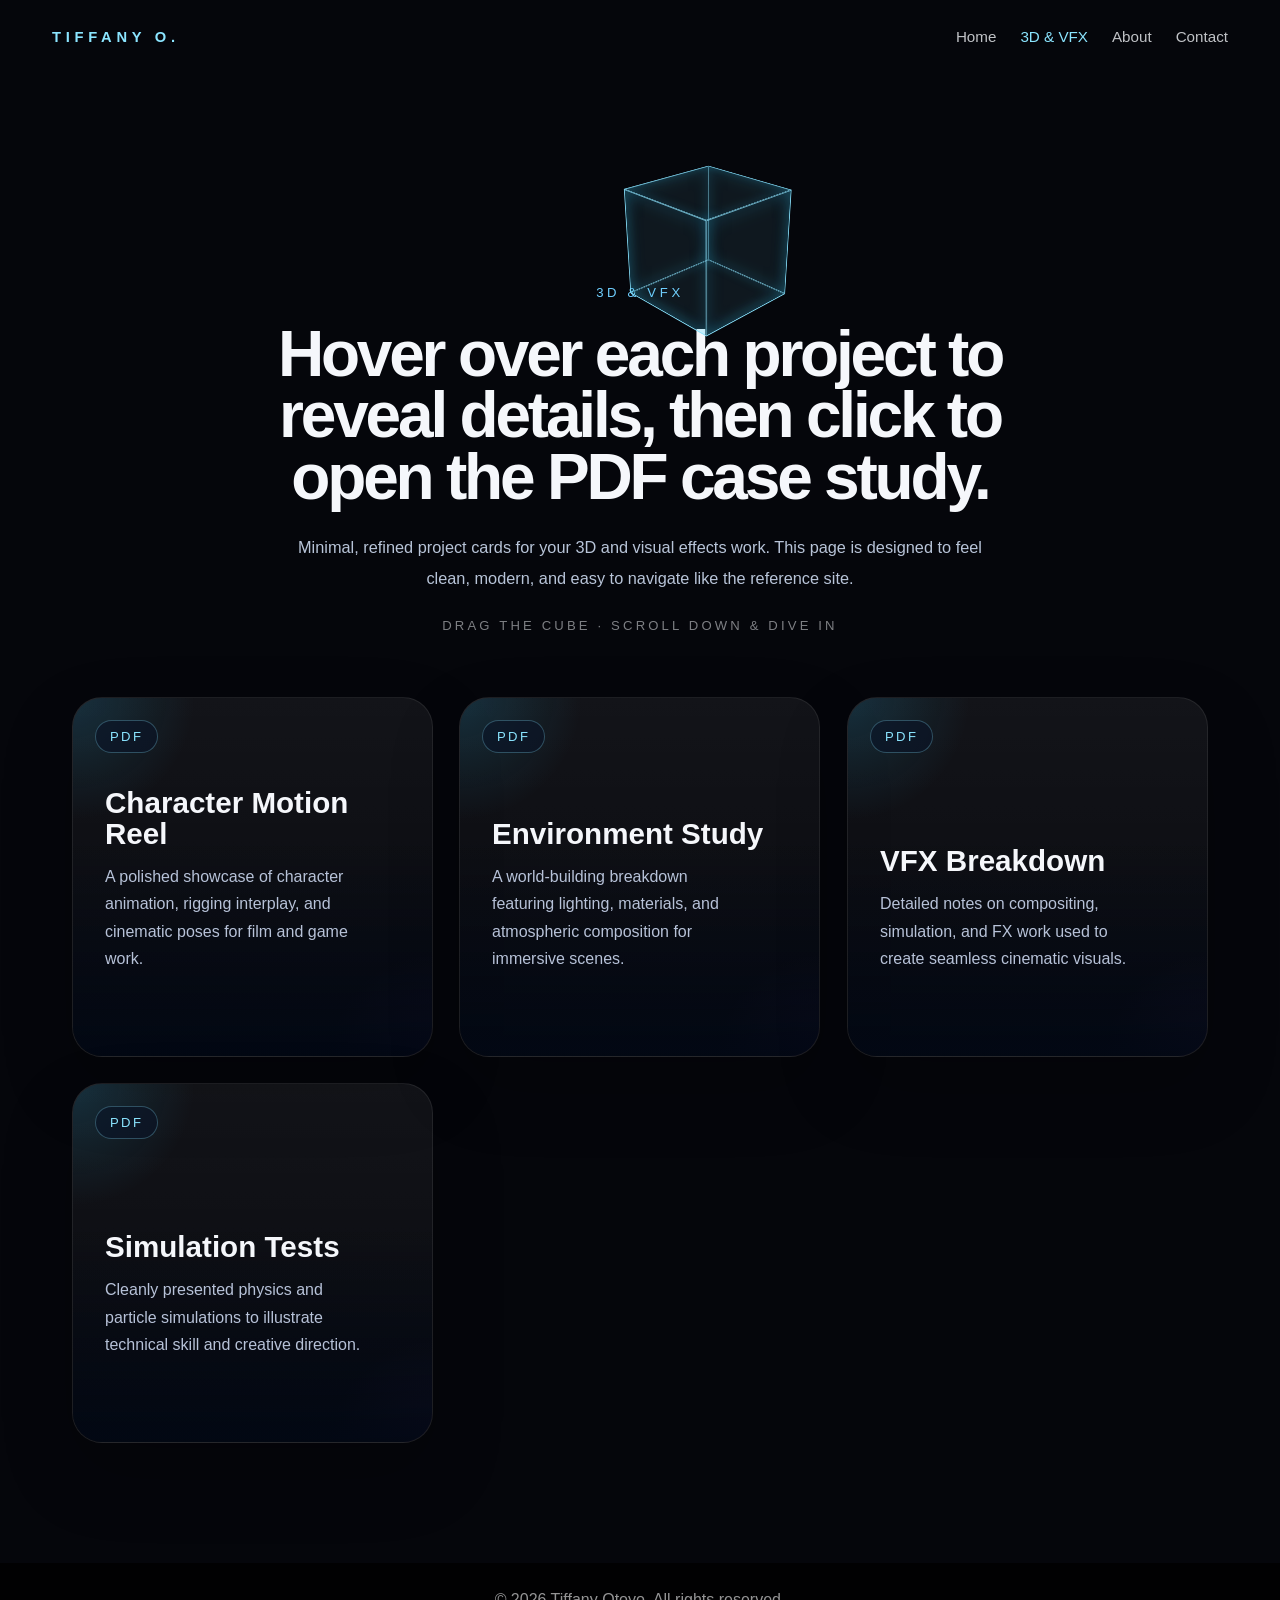
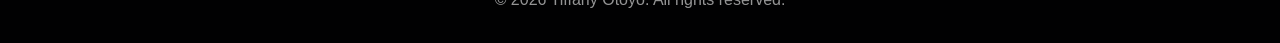
<file: 3DandVFX.html>
<!DOCTYPE html>
<html lang="en">
<head>
    <meta charset="UTF-8">
    <meta name="viewport" content="width=device-width, initial-scale=1.0">
    <title>3D & VFX Projects</title>
    <link rel="stylesheet" href="styles.css">
    <style>
      body {
        background: #05060b;
        color: #f5f7fb;
      }

      .page-header {
        max-width: 1240px;
        margin: 0 auto;
        padding: 28px 32px 0;
        display: flex;
        align-items: center;
        justify-content: space-between;
        gap: 24px;
      }

      .brand-link {
        color: #8be5ff;
        text-decoration: none;
        text-transform: uppercase;
        letter-spacing: 0.32em;
        font-size: 0.92rem;
        font-weight: 700;
      }

      .page-nav {
        display: flex;
        align-items: center;
        gap: 24px;
        flex-wrap: wrap;
      }

      .page-nav a {
        color: rgba(245,247,251,0.78);
        text-decoration: none;
        font-size: 0.95rem;
        transition: color 0.2s ease, opacity 0.2s ease;
      }

      .page-nav a:hover,
      .page-nav a.active {
        color: #8be5ff;
        opacity: 1;
      }

      .main-panel {
        max-width: 1200px;
        margin: 0 auto;
        padding: 60px 32px 120px;
      }

      .hero-panel {
        display: grid;
        gap: 24px;
        margin-bottom: 64px;
        text-align: center;
      }

      .eyebrow-label {
        color: #6fcfff;
        letter-spacing: 0.28em;
        text-transform: uppercase;
        font-size: 0.82rem;
      }

      .hero-panel h1 {
        font-size: clamp(3rem, 5vw, 5.2rem);
        line-height: 0.96;
        letter-spacing: -0.05em;
        margin: 0;
        max-width: 870px;
        margin-left: auto;
        margin-right: auto;
      }

      .hero-panel p {
        max-width: 720px;
        margin: 0 auto;
        color: #b8c4d8;
        font-size: 1.02rem;
        line-height: 1.9;
      }

      .project-grid {
        display: grid;
        grid-template-columns: repeat(auto-fit, minmax(280px, 1fr));
        gap: 26px;
      }

      .project-card {
        position: relative;
        overflow: hidden;
        min-height: 360px;
        border-radius: 30px;
        border: 1px solid rgba(255,255,255,0.08);
        background: linear-gradient(180deg, rgba(255,255,255,0.06) 0%, rgba(255,255,255,0.02) 100%);
        box-shadow: 0 30px 70px rgba(0, 0, 0, 0.22);
        transition: transform 0.35s ease, border-color 0.35s ease, box-shadow 0.35s ease;
        cursor: pointer;
      }

      .project-card:hover {
        transform: translateY(-12px);
        border-color: rgba(138,229,255,0.45);
        box-shadow: 0 42px 92px rgba(0, 0, 0, 0.3);
      }

      .project-card::before {
        content: '';
        position: absolute;
        inset: 0;
        background: radial-gradient(circle at top left, rgba(44, 197, 255, 0.16), transparent 24%),
                    radial-gradient(circle at bottom right, rgba(164, 95, 255, 0.12), transparent 20%);
        pointer-events: none;
      }

      .project-card::after {
        content: '';
        position: absolute;
        inset: 0;
        background: linear-gradient(180deg, transparent 38%, rgba(2,8,20,0.92) 100%);
        pointer-events: none;
      }

      .card-tag {
        position: absolute;
        top: 22px;
        left: 22px;
        z-index: 2;
        display: inline-flex;
        align-items: center;
        padding: 8px 14px;
        border-radius: 999px;
        border: 1px solid rgba(138,229,255,0.28);
        background: rgba(12,22,39,0.72);
        color: #8be5ff;
        font-size: 0.82rem;
        letter-spacing: 0.18em;
        text-transform: uppercase;
      }

      .card-content {
        position: absolute;
        inset: 0;
        display: flex;
        flex-direction: column;
        justify-content: flex-end;
        padding: 72px 32px 32px;
        z-index: 1;
      }

      .card-action {
        display: inline-flex;
        align-items: center;
        justify-content: center;
        margin-top: 16px;
        padding: 10px 16px;
        border-radius: 999px;
        background: rgba(139,229,255,0.14);
        color: #8be5ff;
        font-size: 0.91rem;
        letter-spacing: 0.08em;
        text-transform: uppercase;
        opacity: 0;
        transform: translateY(8px);
        transition: opacity 0.3s ease, transform 0.3s ease;
        width: fit-content;
      }

      .project-card:hover .card-action {
        opacity: 1;
        transform: translateY(0);
      }

      .card-title {
        margin: 0;
        font-size: 1.85rem;
        line-height: 1.05;
      }

      .card-description {
        margin: 14px 0 0;
        color: #b7c2d8;
        font-size: 1rem;
        line-height: 1.7;
        max-width: 88%;
      }

      .card-link {
        position: absolute;
        inset: 0;
        z-index: 3;
      }

      footer {
        text-align: center;
        padding: 28px 32px 34px;
        color: rgba(255,255,255,0.58);
      }

      @media (max-width: 860px) {
        .page-header {
          flex-direction: column;
          align-items: flex-start;
          padding-top: 20px;
        }

        .page-nav {
          gap: 18px;
          margin-top: 18px;
        }
      }

      @media (max-width: 560px) {
        .main-panel {
          padding: 40px 20px 80px;
        }

        .hero-panel h1 {
          font-size: 2.8rem;
        }

        .card-content {
          padding: 68px 24px 24px;
        }
      }

      /* ---------- Interactive 3D touches ---------- */
      .cursor-glow {
        position: fixed;
        top: 0; left: 0;
        width: 520px; height: 520px;
        margin: -260px 0 0 -260px;
        border-radius: 50%;
        background: radial-gradient(circle, rgba(44,197,255,0.16), rgba(164,95,255,0.08) 45%, transparent 70%);
        pointer-events: none;
        z-index: 0;
        opacity: 0;
        transition: opacity 0.4s ease;
      }
      .cursor-glow.on { opacity: 1; }
      .page-header, .main-panel, footer { position: relative; z-index: 1; }

      /* Draggable wireframe cube.
         .cube-slot holds its place in the hero; .cube-scene is fixed and
         glides between the slot and a small dock in the corner as you scroll. */
      .cube-slot {
        width: 120px; height: 120px;
        margin: 0 auto 36px;
      }
      .cube-scene {
        position: fixed;
        top: 0; left: 0;
        width: 120px; height: 120px;
        perspective: 600px;
        z-index: 5;
        cursor: grab;
        touch-action: none;
        user-select: none;
        -webkit-user-select: none;
        transform-origin: 0 0;
        will-change: transform;
      }
      .cube-scene.dragging { cursor: grabbing; }
      .cube-scene:focus-visible { outline: 2px solid #8be5ff; outline-offset: 8px; border-radius: 12px; }
      .cube {
        position: relative;
        width: 100%; height: 100%;
        transform-style: preserve-3d;
      }
      .cube span {
        position: absolute;
        inset: 0;
        border: 1.5px solid rgba(139,229,255,0.75);
        background: rgba(139,229,255,0.04);
        box-shadow: 0 0 22px rgba(44,197,255,0.18) inset;
      }
      .cube span:nth-child(1) { transform: rotateY(0deg)   translateZ(60px); }
      .cube span:nth-child(2) { transform: rotateY(90deg)  translateZ(60px); }
      .cube span:nth-child(3) { transform: rotateY(180deg) translateZ(60px); }
      .cube span:nth-child(4) { transform: rotateY(270deg) translateZ(60px); }
      .cube span:nth-child(5) { transform: rotateX(90deg)  translateZ(60px); }
      .cube span:nth-child(6) { transform: rotateX(-90deg) translateZ(60px); }

      .scroll-hint {
        color: rgba(245,247,251,0.5);
        font-size: 0.82rem;
        letter-spacing: 0.24em;
        text-transform: uppercase;
        animation: hint-bob 2.2s ease-in-out infinite;
      }
      @keyframes hint-bob {
        0%, 100% { transform: translateY(0); }
        50% { transform: translateY(6px); }
      }

      /* Cards tilt in 3D toward the pointer (set by script) */
      .project-grid { perspective: 1200px; }
      .project-card {
        transform-style: preserve-3d;
        will-change: transform;
      }
      .project-card.tilting { transition: border-color 0.35s ease, box-shadow 0.35s ease; }
      .project-card .shine {
        position: absolute;
        inset: 0;
        z-index: 2;
        pointer-events: none;
        background: radial-gradient(circle at var(--mx, 50%) var(--my, 50%), rgba(255,255,255,0.14), transparent 45%);
        opacity: 0;
        transition: opacity 0.3s ease;
      }
      .project-card:hover .shine { opacity: 1; }

      /* Reveal as you scroll */
      .reveal {
        opacity: 0;
        transform: translateY(40px);
        transition: opacity 0.7s ease, transform 0.7s ease;
      }
      .reveal.in { opacity: 1; transform: none; }

      @media (prefers-reduced-motion: reduce) {
        .scroll-hint { animation: none; }
        .reveal { opacity: 1; transform: none; transition: none; }
      }
    </style>
</head>
<body>
    <div class="cursor-glow" id="cursor-glow" aria-hidden="true"></div>
    <div class="cube-scene" id="cube-scene" role="img" aria-label="Interactive 3D cube. Drag to spin it.">
        <div class="cube" id="cube"><span></span><span></span><span></span><span></span><span></span><span></span></div>
    </div>
    <header class="page-header">
        <a class="brand-link" href="index.html">Tiffany O.</a>
        <nav class="page-nav">
            <a href="index.html">Home</a>
            <a href="3DandVFX.html" class="active" aria-current="page">3D &amp; VFX</a>
            <a href="about.html">About</a>
            <a href="contact.html">Contact</a>
        </nav>
    </header>

    <main class="main-panel">
        <section class="hero-panel">
            <div class="cube-slot" id="cube-slot"></div>
            <span class="eyebrow-label">3D & VFX</span>
            <h1>Hover over each project to reveal details, then click to open the PDF case study.</h1>
            <p>Minimal, refined project cards for your 3D and visual effects work. This page is designed to feel clean, modern, and easy to navigate like the reference site.</p>
            <span class="scroll-hint">Drag the cube &middot; Scroll down &amp; dive in</span>
        </section>

        <section class="project-grid">
            <article class="project-card reveal">
                <span class="shine" aria-hidden="true"></span>
                <a class="card-link" href="Files/character-motion-reel.pdf" target="_blank" rel="noopener noreferrer"></a>
                <span class="card-tag">PDF</span>
                <div class="card-content">
                    <h2 class="card-title">Character Motion Reel</h2>
                    <p class="card-description">A polished showcase of character animation, rigging interplay, and cinematic poses for film and game work.</p>
                    <span class="card-action">View PDF</span>
                </div>
            </article>

            <article class="project-card reveal">
                <span class="shine" aria-hidden="true"></span>
                <a class="card-link" href="Files/environment-study.pdf" target="_blank" rel="noopener noreferrer"></a>
                <span class="card-tag">PDF</span>
                <div class="card-content">
                    <h2 class="card-title">Environment Study</h2>
                    <p class="card-description">A world-building breakdown featuring lighting, materials, and atmospheric composition for immersive scenes.</p>
                    <span class="card-action">View PDF</span>
                </div>
            </article>

            <article class="project-card reveal">
                <span class="shine" aria-hidden="true"></span>
                <a class="card-link" href="Files/vfx-breakdown.pdf" target="_blank" rel="noopener noreferrer"></a>
                <span class="card-tag">PDF</span>
                <div class="card-content">
                    <h2 class="card-title">VFX Breakdown</h2>
                    <p class="card-description">Detailed notes on compositing, simulation, and FX work used to create seamless cinematic visuals.</p>
                    <span class="card-action">View PDF</span>
                </div>
            </article>

            <article class="project-card reveal">
                <span class="shine" aria-hidden="true"></span>
                <a class="card-link" href="Files/simulation-tests.pdf" target="_blank" rel="noopener noreferrer"></a>
                <span class="card-tag">PDF</span>
                <div class="card-content">
                    <h2 class="card-title">Simulation Tests</h2>
                    <p class="card-description">Cleanly presented physics and particle simulations to illustrate technical skill and creative direction.</p>
                    <span class="card-action">View PDF</span>
                </div>
            </article>
        </section>
    </main>

    <footer>
        <p>&copy; 2026 Tiffany Otoyo. All rights reserved.</p>
    </footer>

    <script>

      // ---------- Draggable cube that follows you down the page ----------
      (function () {
        const scene = document.getElementById("cube-scene");
        const cube = document.getElementById("cube");
        const slot = document.getElementById("cube-slot");
        if (!scene || !cube || !slot) return;
        const reduce = window.matchMedia("(prefers-reduced-motion: reduce)").matches;

        let rx = -24, ry = 30;        // current rotation (degrees)
        let vx = 0, vy = 0;           // spin speed from dragging (inertia)
        let dragging = false, lastX = 0, lastY = 0;
        let lastScroll = window.scrollY;
        const idleSpin = reduce ? 0 : 0.25; // slow spin when left alone

        // Position: sits in the hero, then docks in the bottom-right corner
        let px = 0, py = 0, ps = 1, ready = false;
        const DOCK_SCALE = 0.55;
        const targetPos = () => {
          const r = slot.getBoundingClientRect();
          const docked = r.top < 70 || r.bottom < 0;
          if (docked) {
            const size = 120 * DOCK_SCALE;
            return { x: window.innerWidth - size - 18, y: window.innerHeight - size - 18, s: DOCK_SCALE };
          }
          return { x: r.left, y: r.top, s: 1 };
        };

        scene.addEventListener("pointerdown", (e) => {
          dragging = true;
          lastX = e.clientX; lastY = e.clientY;
          vx = vy = 0;
          scene.classList.add("dragging");
          scene.setPointerCapture(e.pointerId);
          e.preventDefault();
        });
        scene.addEventListener("pointermove", (e) => {
          if (!dragging) return;
          const dx = e.clientX - lastX, dy = e.clientY - lastY;
          lastX = e.clientX; lastY = e.clientY;
          ry += dx * 0.6;
          rx -= dy * 0.6;
          vy = dx * 0.6; vx = -dy * 0.6;
        });
        const stop = () => { dragging = false; scene.classList.remove("dragging"); };
        scene.addEventListener("pointerup", stop);
        scene.addEventListener("pointercancel", stop);

        // Keyboard: arrow keys turn the cube
        scene.tabIndex = 0;
        scene.addEventListener("keydown", (e) => {
          const step = 18;
          if (e.key === "ArrowLeft")  { ry -= step; e.preventDefault(); }
          if (e.key === "ArrowRight") { ry += step; e.preventDefault(); }
          if (e.key === "ArrowUp")    { rx += step; e.preventDefault(); }
          if (e.key === "ArrowDown")  { rx -= step; e.preventDefault(); }
        });

        const frame = () => {
          if (!dragging) {
            // let a flick coast to a stop, then drift back to the slow idle spin
            ry += vy; rx += vx;
            vy *= 0.94; vx *= 0.94;
            if (Math.abs(vy) < 0.02) vy = 0;
            if (Math.abs(vx) < 0.02) vx = 0;
            if (!vy && !vx) ry += idleSpin;
          }
          // scrolling also turns the cube
          if (!reduce) {
            const d = window.scrollY - lastScroll;
            ry += d * 0.35;
          }
          lastScroll = window.scrollY;

          cube.style.transform = "rotateX(" + rx.toFixed(2) + "deg) rotateY(" + ry.toFixed(2) + "deg)";

          const t = targetPos();
          if (!ready) { px = t.x; py = t.y; ps = t.s; ready = true; }
          else if (reduce) { px = t.x; py = t.y; ps = t.s; }
          else { px += (t.x - px) * 0.14; py += (t.y - py) * 0.14; ps += (t.s - ps) * 0.14; }
          scene.style.transform = "translate(" + px.toFixed(1) + "px," + py.toFixed(1) + "px) scale(" + ps.toFixed(3) + ")";
          requestAnimationFrame(frame);
        };
        requestAnimationFrame(frame);
      })();

      (function () {
        const finePointer = window.matchMedia("(hover: hover) and (pointer: fine)").matches;
        const reduce = window.matchMedia("(prefers-reduced-motion: reduce)").matches;

        // Soft light that follows the cursor
        const glow = document.getElementById("cursor-glow");
        if (finePointer && !reduce && glow) {
          window.addEventListener("pointermove", (e) => {
            glow.style.transform = "translate(" + e.clientX + "px," + e.clientY + "px)";
            glow.classList.add("on");
          }, { passive: true });
          document.addEventListener("pointerleave", () => glow.classList.remove("on"));
        }

        // Cards tilt toward the pointer
        if (finePointer && !reduce) {
          document.querySelectorAll(".project-card").forEach((card) => {
            card.addEventListener("pointermove", (e) => {
              const r = card.getBoundingClientRect();
              const x = (e.clientX - r.left) / r.width;
              const y = (e.clientY - r.top) / r.height;
              card.classList.add("tilting");
              card.style.transform =
                "translateY(-12px) rotateX(" + ((0.5 - y) * 10).toFixed(2) + "deg) rotateY(" + ((x - 0.5) * 12).toFixed(2) + "deg)";
              card.style.setProperty("--mx", (x * 100) + "%");
              card.style.setProperty("--my", (y * 100) + "%");
            });
            card.addEventListener("pointerleave", () => {
              card.classList.remove("tilting");
              card.style.transform = "";
            });
          });
        }

        // Cards fade up as they scroll into view
        const cards = document.querySelectorAll(".reveal");
        if ("IntersectionObserver" in window && !reduce) {
          const io = new IntersectionObserver((entries) => {
            entries.forEach((en, i) => {
              if (en.isIntersecting) {
                en.target.style.transitionDelay = (i * 90) + "ms";
                en.target.classList.add("in");
                io.unobserve(en.target);
              }
            });
          }, { threshold: 0.15 });
          cards.forEach((c) => io.observe(c));
        } else {
          cards.forEach((c) => c.classList.add("in"));
        }
      })();
    </script>
</body>
</html>
</file>
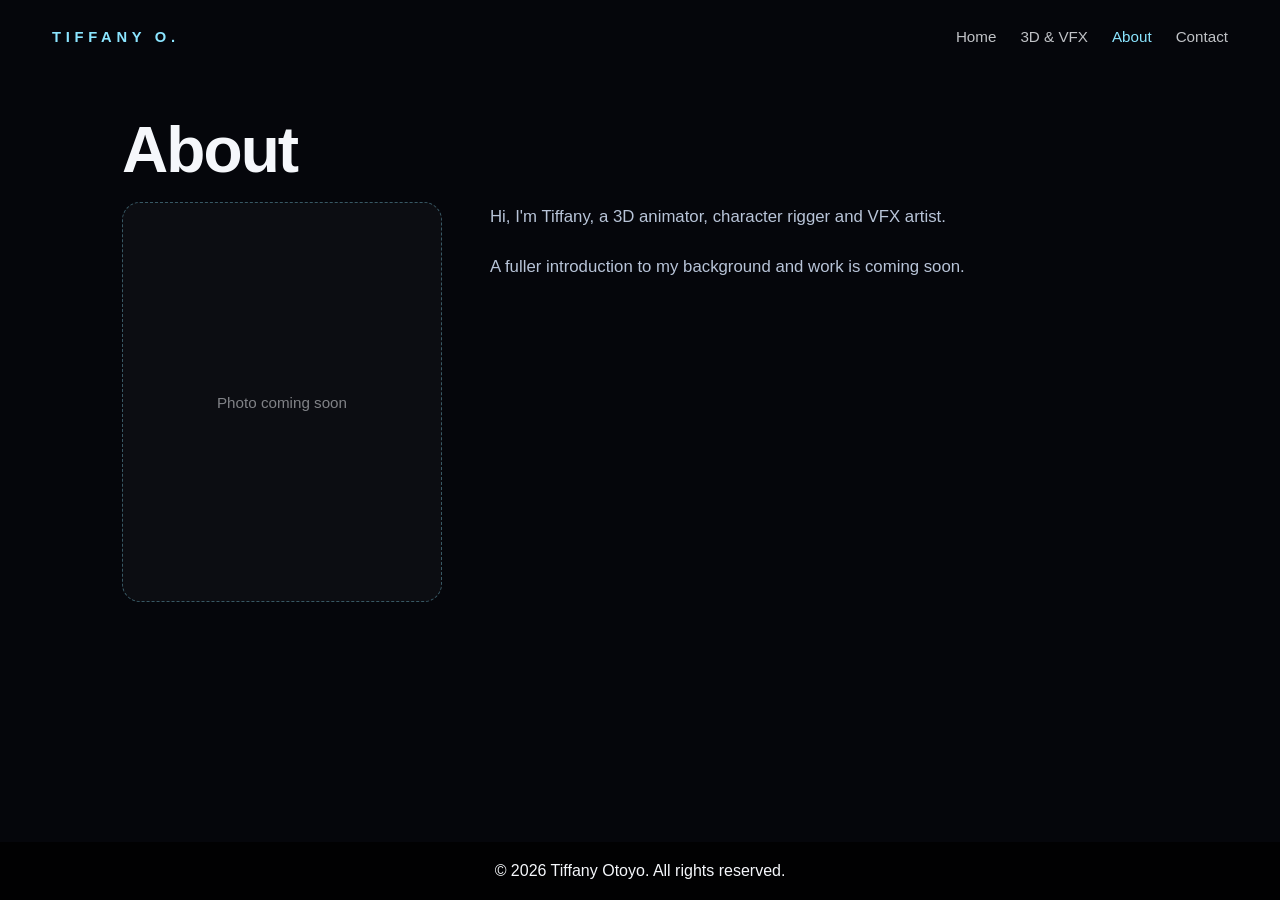
<file: about.html>
<!DOCTYPE html>
<html lang="en">
<head>
  <meta charset="UTF-8" />
  <meta name="viewport" content="width=device-width, initial-scale=1.0" />
  <title>About | Tiffany Otoyo</title>
  <link rel="stylesheet" href="styles.css" />
</head>
<body class="sub-page">
  <header class="page-header">
    <a class="brand-link" href="index.html">Tiffany O.</a>
    <nav class="page-nav" aria-label="Main">
      <a href="index.html">Home</a>
      <a href="3DandVFX.html">3D &amp; VFX</a>
      <a href="about.html" class="active" aria-current="page">About</a>
      <a href="contact.html">Contact</a>
    </nav>
  </header>

  <main class="sub-main">
    <h1>About</h1>
    <div class="about-layout">
      <!-- Replace the text below with your photo, for example:
           <div class="tile"><img src="Logos/me.png" alt="Tiffany Otoyo"></div> -->
      <div class="tile">Photo coming soon</div>
      <div>
        <!-- Replace these paragraphs with your own introduction. -->
        <p class="sub-lead">Hi, I'm Tiffany, a 3D animator, character rigger and VFX artist.</p>
        <p class="sub-lead">A fuller introduction to my background and work is coming soon.</p>
      </div>
    </div>
  </main>

  <footer>
    <p>&copy; 2026 Tiffany Otoyo. All rights reserved.</p>
  </footer>
</body>
</html>
</file>
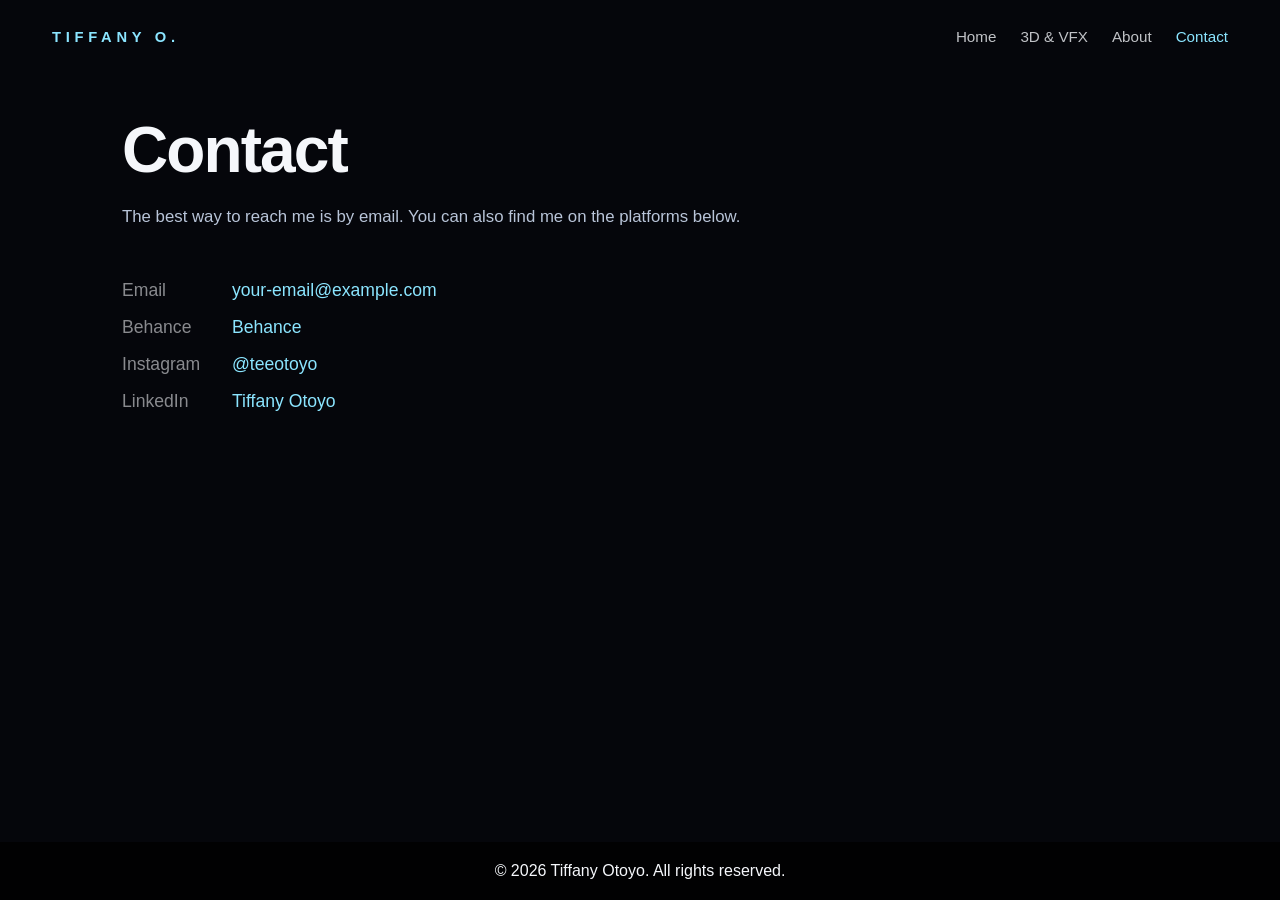
<file: contact.html>
<!DOCTYPE html>
<html lang="en">
<head>
  <meta charset="UTF-8" />
  <meta name="viewport" content="width=device-width, initial-scale=1.0" />
  <title>Contact | Tiffany Otoyo</title>
  <link rel="stylesheet" href="styles.css" />
</head>
<body class="sub-page">
  <header class="page-header">
    <a class="brand-link" href="index.html">Tiffany O.</a>
    <nav class="page-nav" aria-label="Main">
      <a href="index.html">Home</a>
      <a href="3DandVFX.html">3D &amp; VFX</a>
      <a href="about.html">About</a>
      <a href="contact.html" class="active" aria-current="page">Contact</a>
    </nav>
  </header>

  <main class="sub-main">
    <h1>Contact</h1>
    <p class="sub-lead">The best way to reach me is by email. You can also find me on the platforms below.</p>
    <ul class="contact-list">
      <!-- Replace your-email@example.com with your real email address (in both places). -->
      <li><span>Email</span><a href="mailto:your-email@example.com">your-email@example.com</a></li>
      <li><span>Behance</span><a href="https://www.behance.net/gallery/197468023/MarginaliaAlice" target="_blank" rel="noopener noreferrer">Behance</a></li>
      <li><span>Instagram</span><a href="https://www.instagram.com/teeotoyo" target="_blank" rel="noopener noreferrer">@teeotoyo</a></li>
      <li><span>LinkedIn</span><a href="https://www.linkedin.com/in/tiffany-otoyo-21a8a9214/" target="_blank" rel="noopener noreferrer">Tiffany Otoyo</a></li>
    </ul>
  </main>

  <footer>
    <p>&copy; 2026 Tiffany Otoyo. All rights reserved.</p>
  </footer>
</body>
</html>
</file>
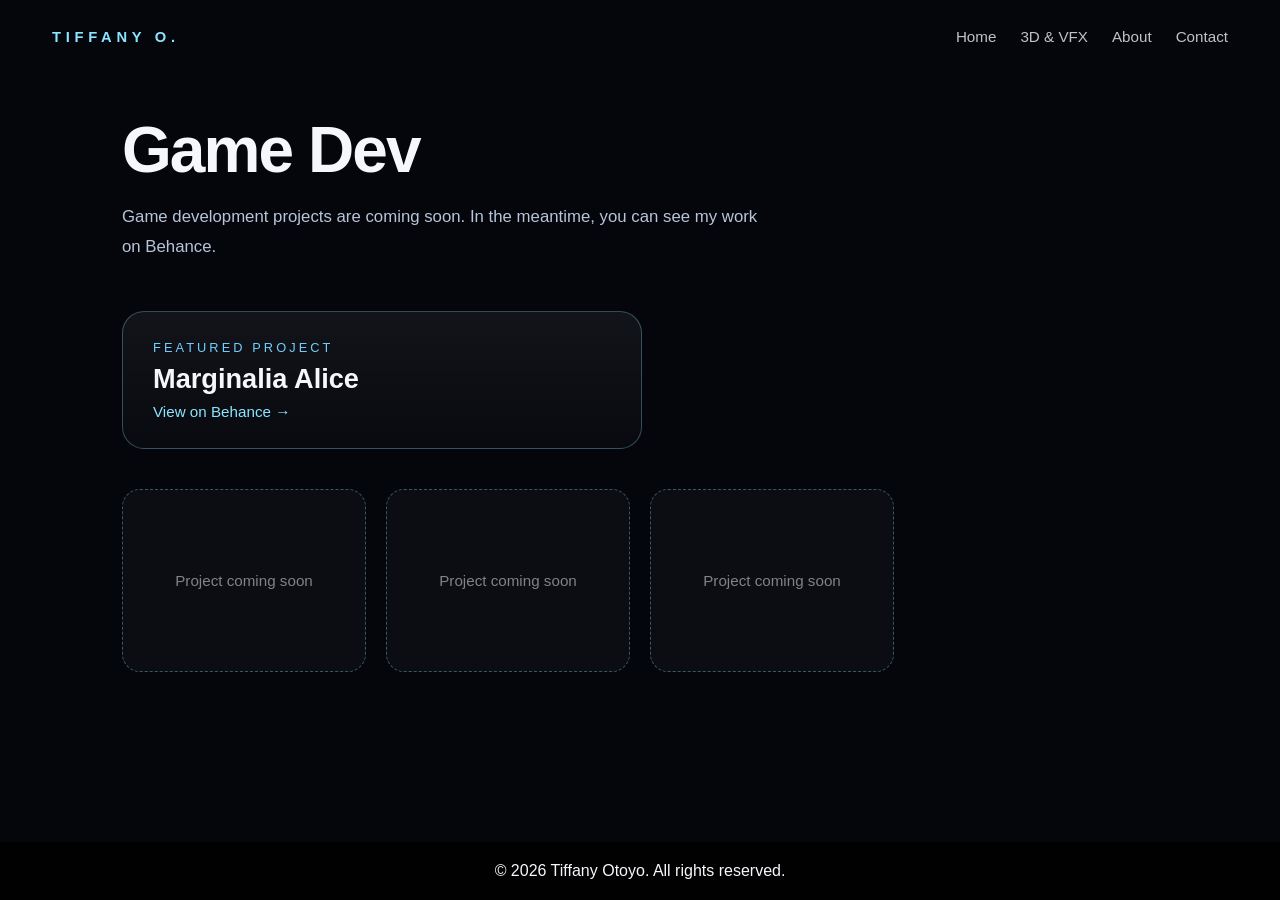
<file: GameDev.html>
<!DOCTYPE html>
<html lang="en">
<head>
  <meta charset="UTF-8" />
  <meta name="viewport" content="width=device-width, initial-scale=1.0" />
  <title>Game Dev | Tiffany Otoyo</title>
  <link rel="stylesheet" href="styles.css" />
</head>
<body class="sub-page">
  <header class="page-header">
    <a class="brand-link" href="index.html">Tiffany O.</a>
    <nav class="page-nav" aria-label="Main">
      <a href="index.html">Home</a>
      <a href="3DandVFX.html">3D &amp; VFX</a>
      <a href="about.html">About</a>
      <a href="contact.html">Contact</a>
    </nav>
  </header>

  <main class="sub-main">
    <h1>Game Dev</h1>
    <p class="sub-lead">Game development projects are coming soon. In the meantime, you can see my work on Behance.</p>
    <a class="behance-card" href="https://www.behance.net/gallery/197468023/MarginaliaAlice" target="_blank" rel="noopener noreferrer">
      <span class="behance-label">Featured project</span>
      <span class="behance-title">Marginalia Alice</span>
      <span class="behance-cta">View on Behance &rarr;</span>
    </a>
    <!-- HOW TO ADD YOUR IMAGES:
         Replace the text inside a tile with an image tag, for example:
         <div class="tile"><img src="GameDev/my-game.png" alt="Describe the game"></div>
         Copy a whole <div class="tile">...</div> line to add more. -->
    <div class="tile-grid">
      <div class="tile">Project coming soon</div>
      <div class="tile">Project coming soon</div>
      <div class="tile">Project coming soon</div>
    </div>
  </main>

  <footer>
    <p>&copy; 2026 Tiffany Otoyo. All rights reserved.</p>
  </footer>
</body>
</html>
</file>
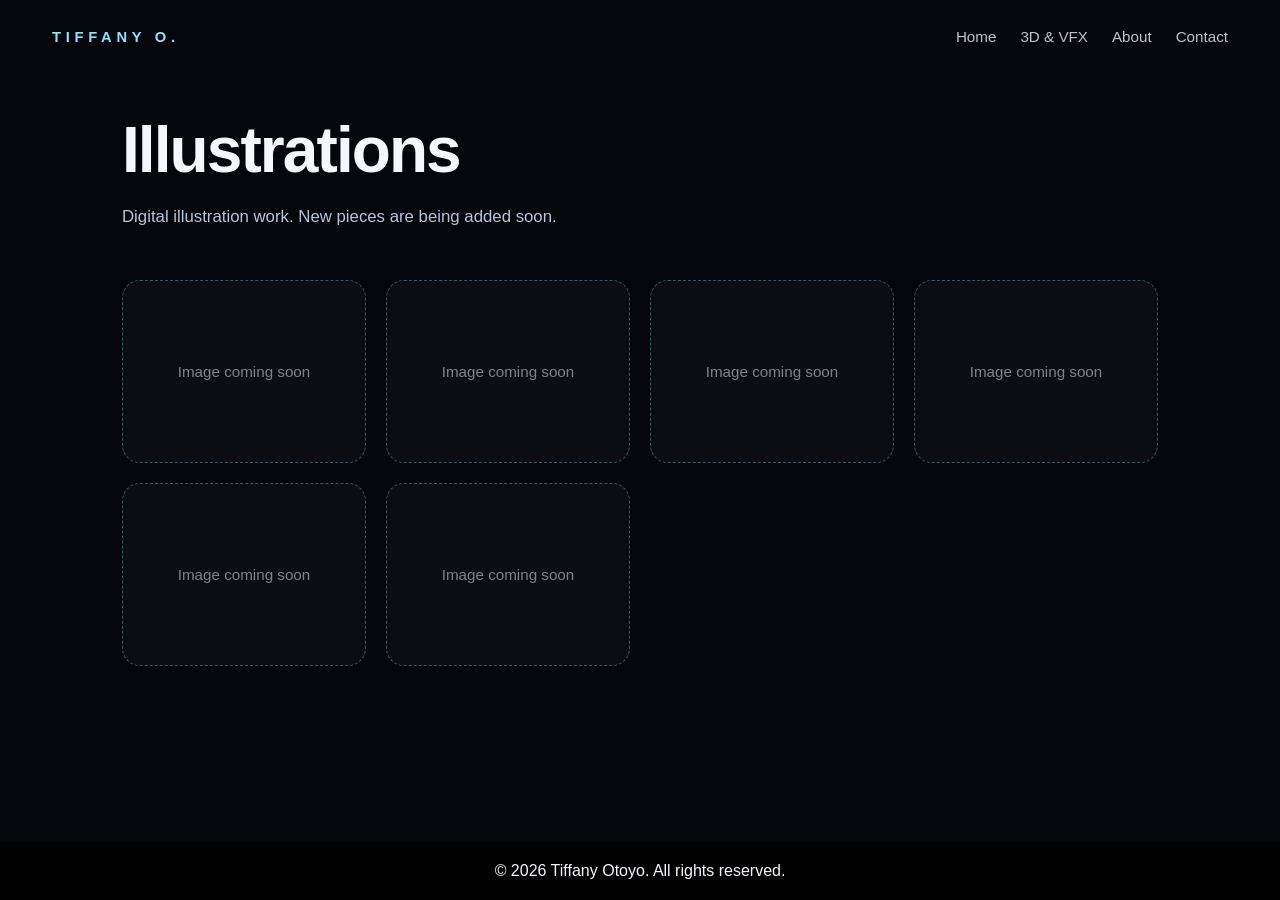
<file: Illustrations.html>
<!DOCTYPE html>
<html lang="en">
<head>
  <meta charset="UTF-8" />
  <meta name="viewport" content="width=device-width, initial-scale=1.0" />
  <title>Illustrations | Tiffany Otoyo</title>
  <link rel="stylesheet" href="styles.css" />
</head>
<body class="sub-page">
  <header class="page-header">
    <a class="brand-link" href="index.html">Tiffany O.</a>
    <nav class="page-nav" aria-label="Main">
      <a href="index.html">Home</a>
      <a href="3DandVFX.html">3D &amp; VFX</a>
      <a href="about.html">About</a>
      <a href="contact.html">Contact</a>
    </nav>
  </header>

  <main class="sub-main">
    <h1>Illustrations</h1>
    <p class="sub-lead">Digital illustration work. New pieces are being added soon.</p>
    <!-- HOW TO ADD YOUR IMAGES:
         Replace the text inside a tile with an image tag, for example:
         <div class="tile"><img src="Illustrations/my-illustration.png" alt="Describe the illustration"></div>
         Copy a whole <div class="tile">...</div> line to add more. -->
    <div class="tile-grid">
      <div class="tile">Image coming soon</div>
      <div class="tile">Image coming soon</div>
      <div class="tile">Image coming soon</div>
      <div class="tile">Image coming soon</div>
      <div class="tile">Image coming soon</div>
      <div class="tile">Image coming soon</div>
    </div>
  </main>

  <footer>
    <p>&copy; 2026 Tiffany Otoyo. All rights reserved.</p>
  </footer>
</body>
</html>
</file>
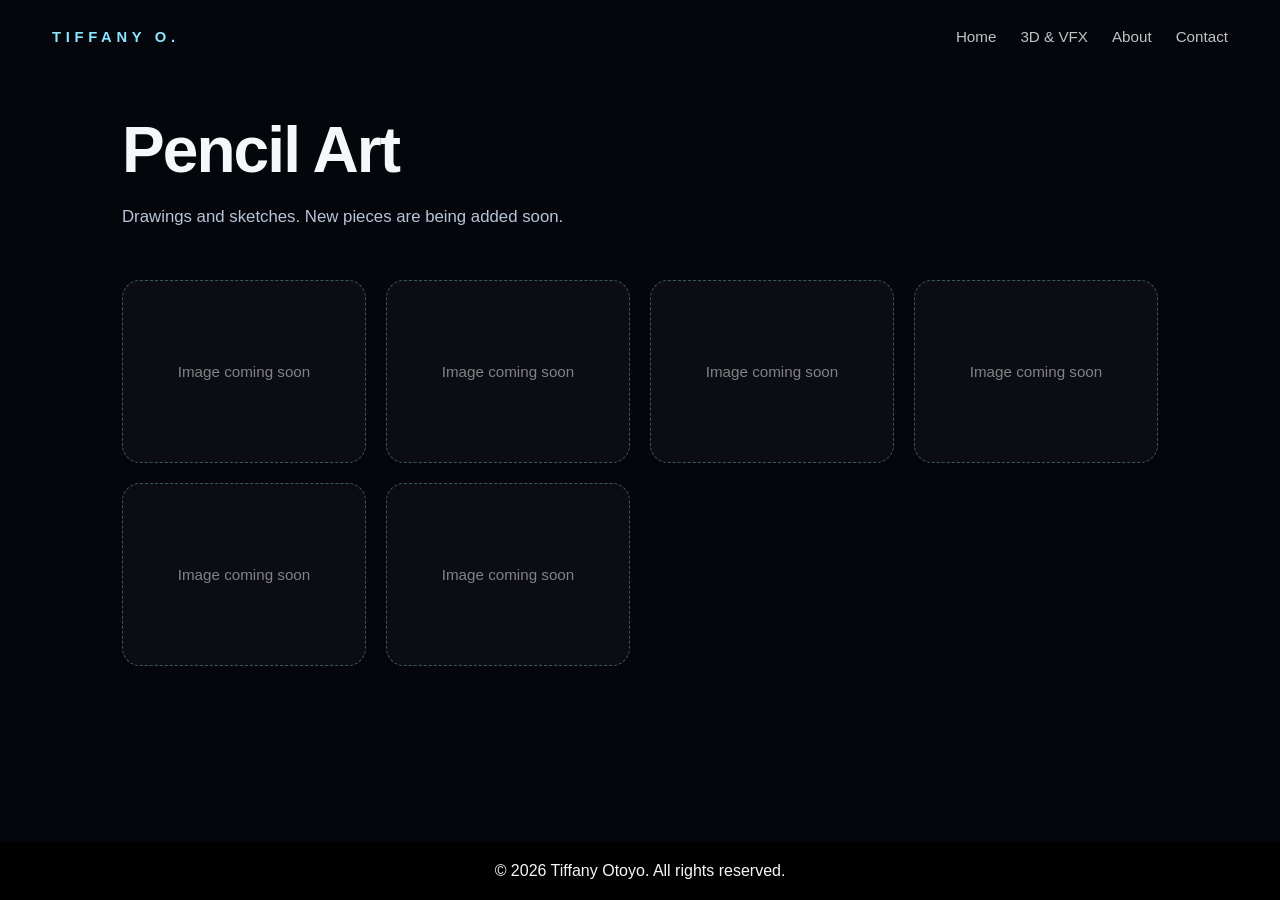
<file: PencilArt.html>
<!DOCTYPE html>
<html lang="en">
<head>
  <meta charset="UTF-8" />
  <meta name="viewport" content="width=device-width, initial-scale=1.0" />
  <title>Pencil Art | Tiffany Otoyo</title>
  <link rel="stylesheet" href="styles.css" />
</head>
<body class="sub-page">
  <header class="page-header">
    <a class="brand-link" href="index.html">Tiffany O.</a>
    <nav class="page-nav" aria-label="Main">
      <a href="index.html">Home</a>
      <a href="3DandVFX.html">3D &amp; VFX</a>
      <a href="about.html">About</a>
      <a href="contact.html">Contact</a>
    </nav>
  </header>

  <main class="sub-main">
    <h1>Pencil Art</h1>
    <p class="sub-lead">Drawings and sketches. New pieces are being added soon.</p>
    <!-- HOW TO ADD YOUR IMAGES:
         Replace the text inside a tile with an image tag, for example:
         <div class="tile"><img src="Pencil/my-drawing.png" alt="Describe the drawing"></div>
         Copy a whole <div class="tile">...</div> line to add more. -->
    <div class="tile-grid">
      <div class="tile">Image coming soon</div>
      <div class="tile">Image coming soon</div>
      <div class="tile">Image coming soon</div>
      <div class="tile">Image coming soon</div>
      <div class="tile">Image coming soon</div>
      <div class="tile">Image coming soon</div>
    </div>
  </main>

  <footer>
    <p>&copy; 2026 Tiffany Otoyo. All rights reserved.</p>
  </footer>
</body>
</html>
</file>
<file: styles.css>
* {
 margin: 0;
 padding: 0;
 box-sizing: border-box;
 font-family: Arial, sans-serif;
}


body {
 background: #111;
 color: #fff;
 overflow-x: hidden;
}


/* =========================
  VIDEO BACKGROUND
========================= */
.video-background {
 position: fixed;
 inset: 0;
 z-index: -1;
 overflow: hidden;
}


#background-video {
 width: 100%;
 height: 100%;
 object-fit: cover;
}


/* =========================
  HERO
========================= */
#hero {
 text-align: center;
 padding: 120px 20px 180px;
}


.hero-content {
 display: flex;
 flex-direction: column;
 align-items: center;
 gap: 25px;
 max-width: 800px;
 margin: 0 auto;
}


.hero-gif {
 width: 300px;
 display: block;
 margin: -50px auto 10px;
 border-radius: 10px;
}


#hero p {
 margin-bottom: 10px;
 letter-spacing: 0.02em;
 white-space: nowrap;
}

h1.page-title {
  text-shadow: 0 0 15px rgba(128, 128, 128, 0.5);
}

h2.page-subtitle {
  text-shadow: 0 0 10px rgba(128, 128, 128, 0.5);
  display: flex;
  flex-direction: column;
  align-items: center;
}

/* =========================
  BUTTONS
========================= */
.cta-btn {
 padding: 11px 30px;
 background: rgba(255,255,255,0.85);
 color: #111;
 border-radius: 20px;
 font-size: 1.1rem;
 text-decoration: none;
 transition: 0.3s;
}


.cta-btn:hover {
 background: rgba(87, 208, 255, 0.9);
}

.social-buttons {
  display: flex;
  justify-content: center;
  align-items: center;
  gap: 14px;
  flex-wrap: wrap;
  margin: 12px auto 0;
}

/* =========================
  SOCIAL BUTTONS
========================= */
.social-btn {
  display: inline-flex;
  align-items: center;
  justify-content: center;
  width: 58px;
  height: 58px;
  margin: 0 8px;
  border-radius: 50%;
  border: 2px solid rgba(255,255,255,0.16);
  text-decoration: none;
  transition: transform 0.25s ease, box-shadow 0.25s ease;
  background: rgba(255,255,255,0.08);
}

.social-btn svg {
  width: 22px;
  height: 22px;
}

.social-btn:hover {
  transform: translateY(-3px);
  box-shadow: 0 10px 30px rgba(0,0,0,0.2);
}

.social-btn img {
  width: 24px;
  height: 24px;
  display: block;
  object-fit: contain;
}

.social-icon {
  font-family: Arial, sans-serif;
  font-weight: bold;
  color: #fff;
  font-size: 1.05rem;
  line-height: 1;
}

#social-links .social-btn-behance,
#social-links .social-btn-instagram,
#social-links .social-btn-linkedin {
  background: rgba(255,255,255,0.08);
}


/* =========================
  HAMBURGER MENU (CLEAN SYSTEM)
========================= */

/* wrapper container */


/* MAIN WRAPPER */


/* MAIN WRAPPER */
#menu {
 position: fixed;
 top: 25px;
 right: 25px;
 width: 60px;
 height: 60px;
 z-index: 1000;
}

/* BLACK CIRCLE DONT TOUCH ITS CENTERED */
.menu-bg {
 position: absolute;
 width: 60px;
 height: 60px;
 background: #232222;
 opacity: 0.95;
 border-radius: 50%;
 z-index: 1;
 transition: transform 0.5s ease;
}


.menu-bg.active {
 transform: scale(20);
}


/* HAMBURGER */
#menu-bar {
 position: absolute;
 inset: 0;
 margin: auto;


 width: 30px;
 height: 22px;


 display: flex;
 flex-direction: column;
 justify-content: space-between;


 z-index: 5;
 cursor: pointer;
}

/* FORCE VISIBILITY */
.bar {
 width: 100%;
 height: 3px;
 background: #fff;
 border-radius: 3px;
 display: block;
}


/* X ANIMATION */
#menu-bar.active #bar1 {
 transform: rotate(-45deg) translate(-5px, 5px);
}


#menu-bar.active #bar2 {
 opacity: 0;
}


#menu-bar.active #bar3 {
 transform: rotate(45deg) translate(-5px, -5px);
}


/* NAV INSIDE CIRCLE */
.nav {
 position: fixed;
 top: 25%;
 right: 200px;
 transform: translateY(-50%);

 display: flex;
 flex-direction: column;
 justify-content: center;
 align-items: center;

 opacity: 0;
 pointer-events: none;
 transition: 0.3s;
 z-index: 2;
}


.nav.active {
 opacity: 1;
 pointer-events: auto;
}

/* TEXT SIZE INSIDE CIRCLE */
.nav a {
 color: white;
 text-decoration: none;
 font-size: 24px;
 margin: 27px 0;
 font-weight: bold;
}


/* =========================
  CURSOR
========================= */
.cursor-shadow {
 position: fixed;
 width: 20px;
 height: 20px;
 border-radius: 50%;
 background: rgba(255,255,255,0.6);
 pointer-events: none;
 z-index: 999;
 transform: translate(-50%, -50%);
 mix-blend-mode: overlay;
 filter: blur(4px);
}


.cursor-shadow.grow {
 transform: scale(2);
}


.cursor-particle {
 position: fixed;
 border-radius: 50%;
 pointer-events: none;
 animation: fadeOut 1.2s forwards;
 z-index: 998;
}


@keyframes fadeOut {
 to {
   opacity: 0;
   transform: scale(0.5);
 }
}


/* =========================
  FOOTER & WAVE
========================= */
footer {
 text-align: center;
 padding: 20px;
 background: rgba(0, 0, 0, 0.8);
 width: 100%;
 clear: both;
 position: relative;
 z-index: 10;
}

footer p {
 margin: 0;
}

#about-wave {
 width: 100%;
 clear: both;
 position: relative;
 z-index: 5;
}

.wave-svg path {
  opacity: 0.8; /* change transparency here */
}

.wave-loop {
  width: 100%;
  height: 150px;
  background-image: url('data:image/svg+xml,<svg width="1200" height="150" viewBox="0 0 1200 150" xmlns="http://www.w3.org/2000/svg"><path d="M0 50 Q150 0 300 50 T600 50 T900 50 T1200 50 V150 H0 Z" fill="rgba(0,0,0,0.8)"/></svg>');
  background-repeat: repeat-x;
  animation: waveMove 10s linear infinite;
}

@keyframes waveMove {
  from {
    background-position: 0 0;
  }
  to {
    background-position: 1200px 0;
  }
}
/* =========================
  MOBILE
========================= */
@media (max-width: 600px) {
 #hero {
   font-size: 1.4rem;
   padding: 80px 10px 150px;
 }


 .hero-gif {
   width: 200px;
 }
}

/* Lightbox */
.lightbox {
  position: fixed;
  top: 0;
  left: 0;
  width: 100vw;
  height: 100vh;
  background: rgba(0, 0, 0, 0);
  display: flex;
  justify-content: center;
  align-items: center;
  opacity: 0;
  pointer-events: none;
  transition: background 0.35s ease, opacity 0.35s ease;
  z-index: 9999;
}

.lightbox.show {
  opacity: 1;
  background: rgba(0, 0, 0, 0.85);
  pointer-events: all;
}

.lightbox img {
  max-width: 90%;
  max-height: 85%;
  border-radius: 12px;
  box-shadow: 0 12px 60px rgba(0,0,0,0.7);
  transform: scale(0.95);
  transition: transform 0.3s ease;
}

.lightbox.show img {
  transform: scale(1);
}



/* =========================
  SUB PAGES
  (About, Contact, Pencil Art, Illustrations, Game Dev)
========================= */
.sub-page {
  background: #05060b;
  color: #f5f7fb;
  min-height: 100vh;
  display: flex;
  flex-direction: column;
}

.page-header {
  max-width: 1240px;
  width: 100%;
  margin: 0 auto;
  padding: 28px 32px 0;
  display: flex;
  align-items: center;
  justify-content: space-between;
  gap: 24px;
}

.brand-link {
  color: #8be5ff;
  text-decoration: none;
  text-transform: uppercase;
  letter-spacing: 0.32em;
  font-size: 0.92rem;
  font-weight: 700;
}

.page-nav {
  display: flex;
  align-items: center;
  gap: 24px;
  flex-wrap: wrap;
}

.page-nav a {
  color: rgba(245, 247, 251, 0.78);
  text-decoration: none;
  font-size: 0.95rem;
  transition: color 0.2s ease;
}

.page-nav a:hover,
.page-nav a.active {
  color: #8be5ff;
}

.brand-link:focus-visible,
.page-nav a:focus-visible,
.contact-list a:focus-visible {
  outline: 2px solid #8be5ff;
  outline-offset: 4px;
  border-radius: 4px;
}

.sub-main {
  flex: 1;
  width: 100%;
  max-width: 1100px;
  margin: 0 auto;
  padding: 72px 32px 100px;
}

.sub-main h1 {
  font-size: clamp(2.4rem, 5vw, 4rem);
  letter-spacing: -0.03em;
  line-height: 1.05;
  margin-bottom: 18px;
}

.sub-lead {
  color: #b8c4d8;
  font-size: 1.05rem;
  line-height: 1.8;
  max-width: 640px;
  margin-bottom: 48px;
}

/* Empty image slots. Put an <img> inside a .tile and it fills the box. */
.tile-grid {
  display: grid;
  grid-template-columns: repeat(auto-fill, minmax(240px, 1fr));
  gap: 20px;
}

.tile {
  aspect-ratio: 4 / 3;
  display: flex;
  align-items: center;
  justify-content: center;
  overflow: hidden;
  border: 1px dashed rgba(139, 229, 255, 0.35);
  border-radius: 18px;
  background: rgba(255, 255, 255, 0.03);
  color: rgba(245, 247, 251, 0.5);
  font-size: 0.95rem;
}

.tile img {
  width: 100%;
  height: 100%;
  object-fit: cover;
  display: block;
}

/* About page */
.about-layout {
  display: grid;
  grid-template-columns: minmax(220px, 320px) 1fr;
  gap: 48px;
  align-items: start;
}

.about-layout .tile {
  aspect-ratio: 4 / 5;
}

.about-layout .sub-lead {
  margin-bottom: 20px;
}

/* Contact page */
.contact-list {
  list-style: none;
  display: grid;
  gap: 16px;
  font-size: 1.1rem;
}

.contact-list span {
  display: inline-block;
  min-width: 110px;
  color: rgba(245, 247, 251, 0.55);
}

.contact-list a {
  color: #8be5ff;
  text-decoration: none;
}

.contact-list a:hover {
  text-decoration: underline;
}

@media (max-width: 860px) {
  .page-header {
    flex-direction: column;
    align-items: flex-start;
    padding-top: 20px;
  }

  .about-layout {
    grid-template-columns: 1fr;
    gap: 32px;
  }
}

@media (max-width: 560px) {
  .sub-main {
    padding: 48px 20px 72px;
  }
}



/* =========================
  PHONE FIXES
========================= */

/* Wave: smaller on phones so it looks the same shape, and fills the screen edge to edge */
@media (max-width: 600px) {
  #about-wave {
    overflow: hidden;
  }

  .wave-loop {
    background-size: 600px 150px;
    animation-name: waveMoveSmall;
  }
}

@keyframes waveMoveSmall {
  from { background-position: 0 0; }
  to { background-position: 600px 0; }
}

/* Menu: on phones the bubble grows into a compact panel instead of a huge circle */
@media (max-width: 600px), (max-height: 500px) {
  .menu-bg {
    top: 0;
    right: 0;
    transition: width 0.4s ease, height 0.4s ease, border-radius 0.4s ease;
  }

  .menu-bg.active {
    transform: none;
    width: 250px;
    height: 285px;
    border-radius: 30px;
    opacity: 1;
  }

  .nav {
    top: 92px;
    right: 25px;
    width: 250px;
    transform: none;
    transition: opacity 0.3s ease 0.15s;
  }

  .nav a {
    font-size: 22px;
    margin: 12px 0;
  }
}


/* =========================
  PHOTO GALLERY (Photography page, reusable for other galleries)
========================= */
.sub-main.wide {
  max-width: 1240px;
}

.gallery-grid {
  display: grid;
  grid-template-columns: repeat(4, 1fr);
  gap: 18px;
  align-items: start;
}

.gallery-grid figure {
  margin: 0;
}

.photo-btn {
  display: block;
  width: 100%;
  padding: 0;
  border: 0;
  border-radius: 10px;
  background: rgba(255, 255, 255, 0.04);
  overflow: hidden;
  cursor: zoom-in;
}

.photo-btn img {
  display: block;
  width: 100%;
  aspect-ratio: 1 / 1;
  object-fit: cover;
  transition: opacity 0.25s ease;
}

.photo-btn:hover img {
  opacity: 0.82;
}

.photo-btn:focus-visible {
  outline: 2px solid #8be5ff;
  outline-offset: 3px;
}

.gallery-grid figcaption {
  padding-top: 8px;
  font-size: 0.85rem;
  line-height: 1.4;
  color: rgba(245, 247, 251, 0.65);
}

@media (max-width: 1000px) {
  .gallery-grid {
    grid-template-columns: repeat(3, 1fr);
  }
}

@media (max-width: 680px) {
  .gallery-grid {
    grid-template-columns: repeat(2, 1fr);
    gap: 12px;
  }
}


/* Behance link card (Game Dev page) */
.behance-card {
  display: flex;
  flex-direction: column;
  gap: 8px;
  max-width: 520px;
  margin-bottom: 40px;
  padding: 28px 30px;
  border: 1px solid rgba(139, 229, 255, 0.3);
  border-radius: 22px;
  background: linear-gradient(180deg, rgba(255,255,255,0.06), rgba(255,255,255,0.02));
  color: #f5f7fb;
  text-decoration: none;
  transition: transform 0.3s ease, border-color 0.3s ease;
}
.behance-card:hover { transform: translateY(-6px); border-color: rgba(139, 229, 255, 0.7); }
.behance-card:focus-visible { outline: 2px solid #8be5ff; outline-offset: 4px; }
.behance-label { color: #6fcfff; font-size: 0.8rem; letter-spacing: 0.24em; text-transform: uppercase; }
.behance-title { font-size: 1.7rem; font-weight: 700; }
.behance-cta { color: #8be5ff; font-size: 0.95rem; }
</file>
